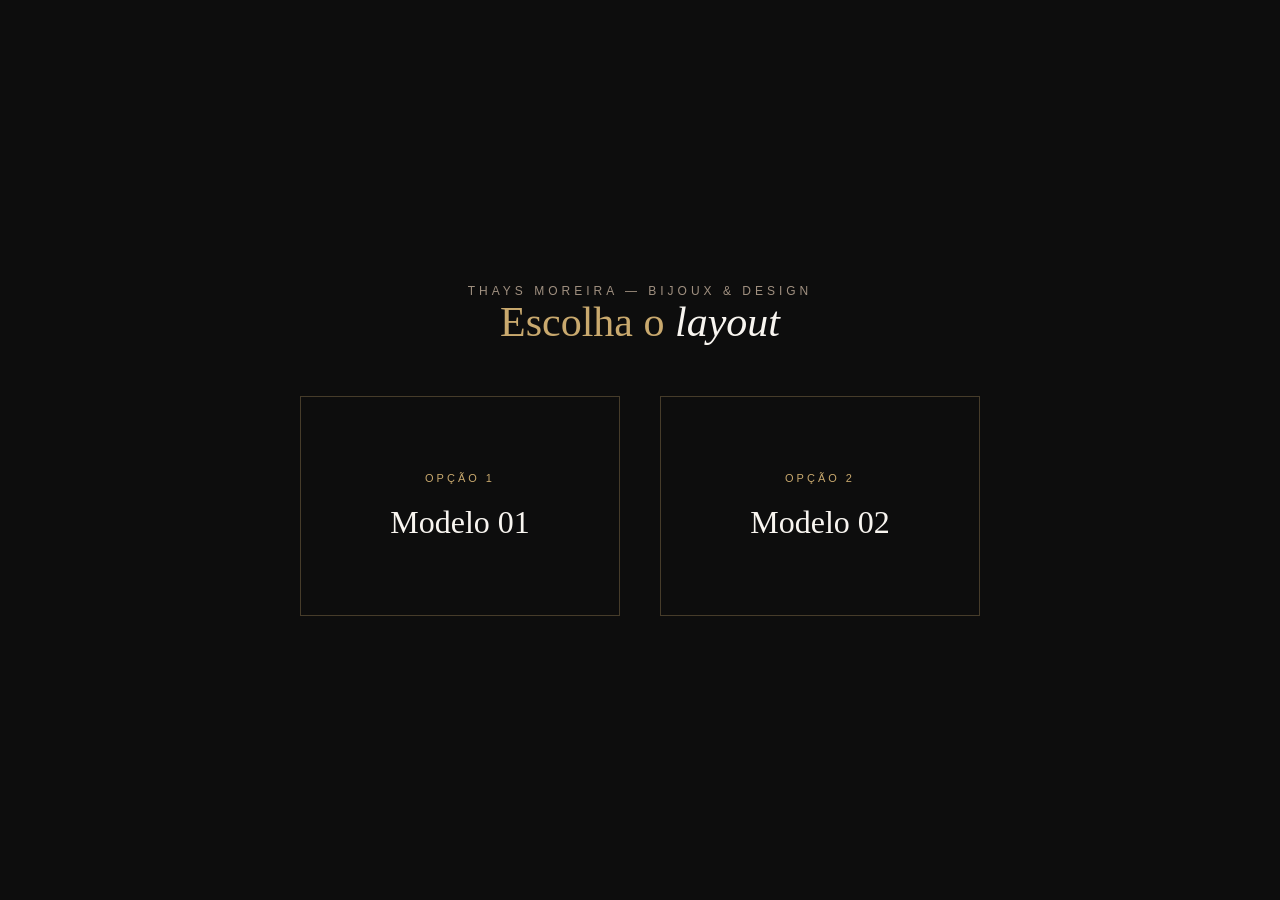
<file: index.html>
<!DOCTYPE html>
<html lang="pt-BR">
<head>
  <meta charset="UTF-8">
  <title>Thays Moreira — Escolha o Layout</title>
  <style>
    * { margin: 0; padding: 0; box-sizing: border-box; }
    body {
      font-family: 'Montserrat', sans-serif;
      background: #0d0d0d;
      color: #f8f5f0;
      min-height: 100vh;
      display: flex;
      flex-direction: column;
      align-items: center;
      justify-content: center;
      gap: 50px;
      padding: 40px;
    }
    h1 {
      font-family: 'Cormorant Garamond', serif;
      font-size: 42px;
      font-weight: 300;
      color: #c9a96e;
      text-align: center;
    }
    h1 em { font-style: italic; color: #f8f5f0; }
    .sub {
      font-size: 12px;
      letter-spacing: 4px;
      text-transform: uppercase;
      color: #a09080;
    }
    .botoes {
      display: flex;
      gap: 40px;
      flex-wrap: wrap;
      justify-content: center;
    }
    a {
      width: 320px;
      height: 220px;
      border: 1px solid rgba(201,169,110,.3);
      text-decoration: none;
      display: flex;
      flex-direction: column;
      align-items: center;
      justify-content: center;
      gap: 20px;
      transition: all .4s;
    }
    a:hover {
      border-color: #c9a96e;
      background: rgba(201,169,110,.05);
      transform: translateY(-5px);
    }
    .label {
      font-size: 11px;
      letter-spacing: 3px;
      text-transform: uppercase;
      color: #c9a96e;
    }
    .nome {
      font-family: 'Cormorant Garamond', serif;
      font-size: 32px;
      font-weight: 300;
      color: #f8f5f0;
    }
  </style>
</head>
<body>
  <div>
    <p class="sub">Thays Moreira — Bijoux & Design</p>
    <h1>Escolha o <em>layout</em></h1>
  </div>
  <div class="botoes">
    <a href="/modelo-a/">
      <span class="label">Opção 1</span>
      <span class="nome">Modelo 01</span>
    </a>
    <a href="/modelo-b/">
      <span class="label">Opção 2</span>
      <span class="nome">Modelo 02</span>
    </a>
  </div>
</body>
</html>
</file>
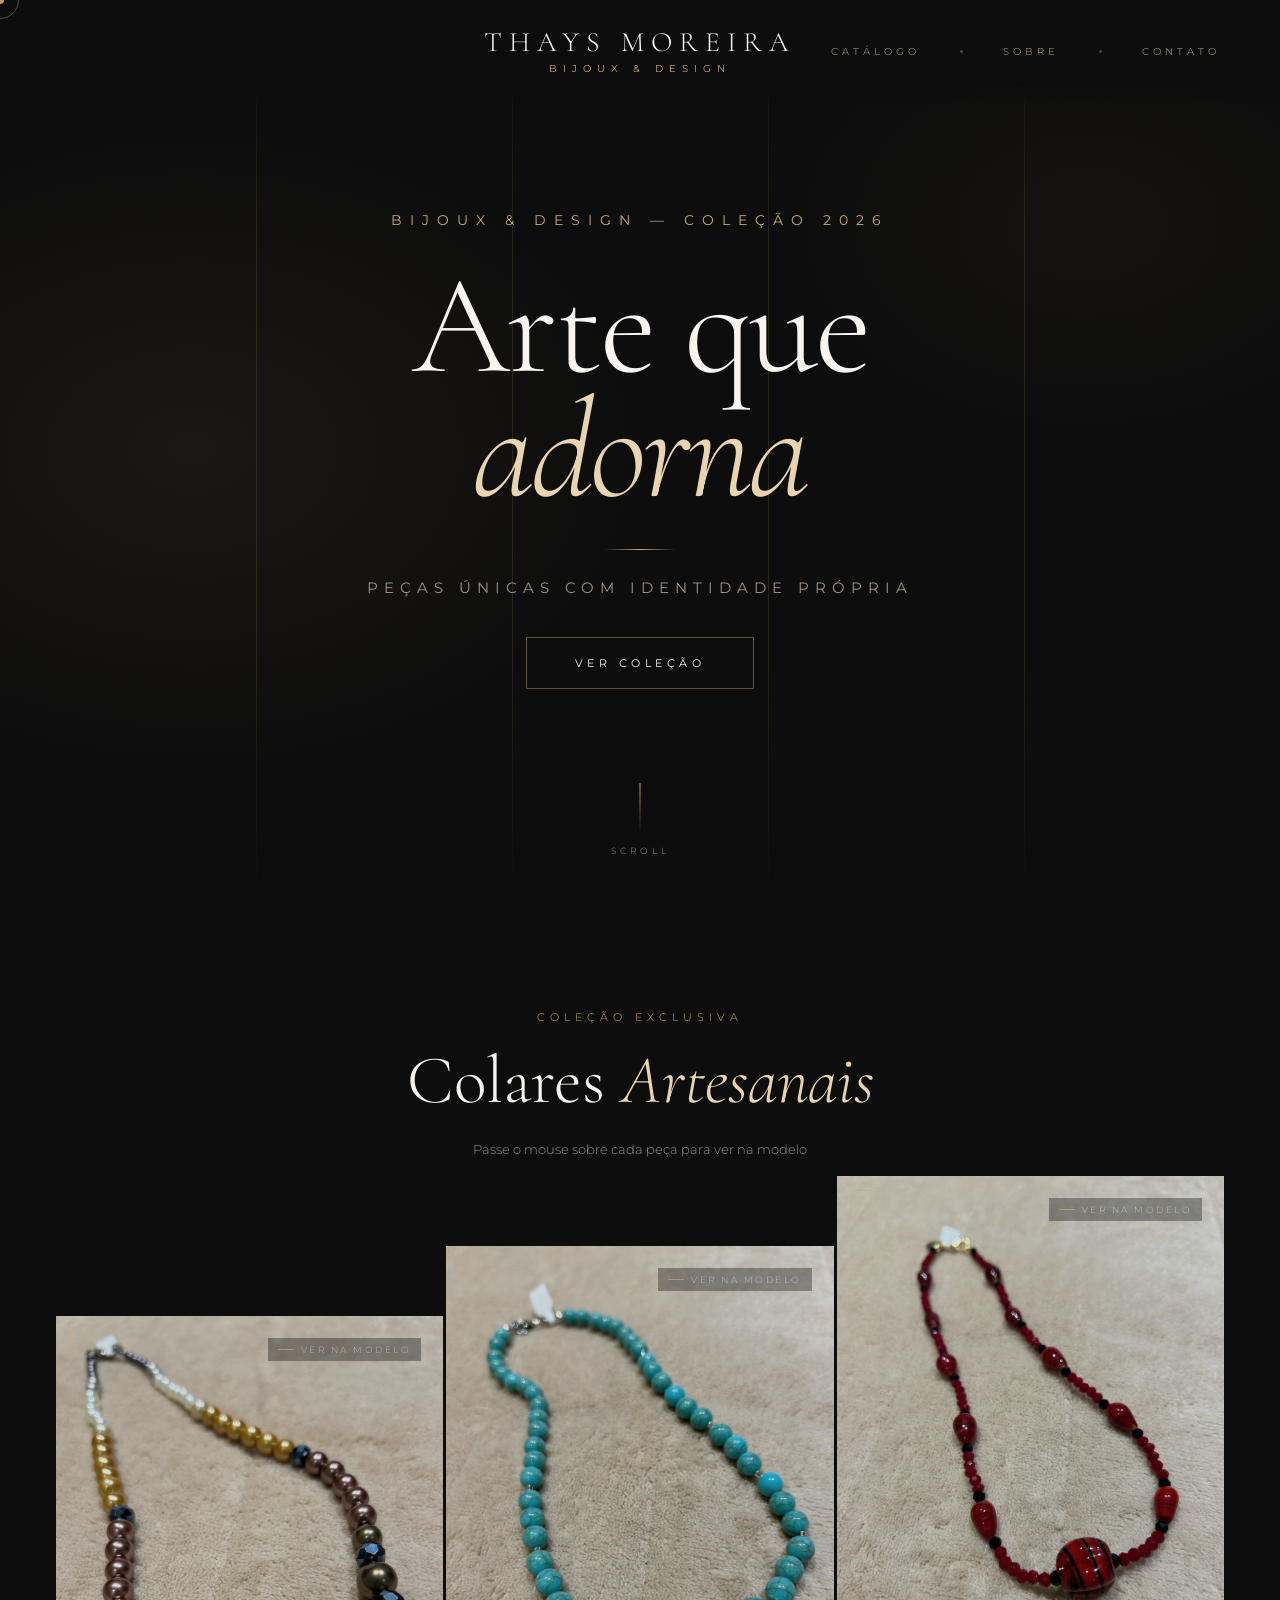
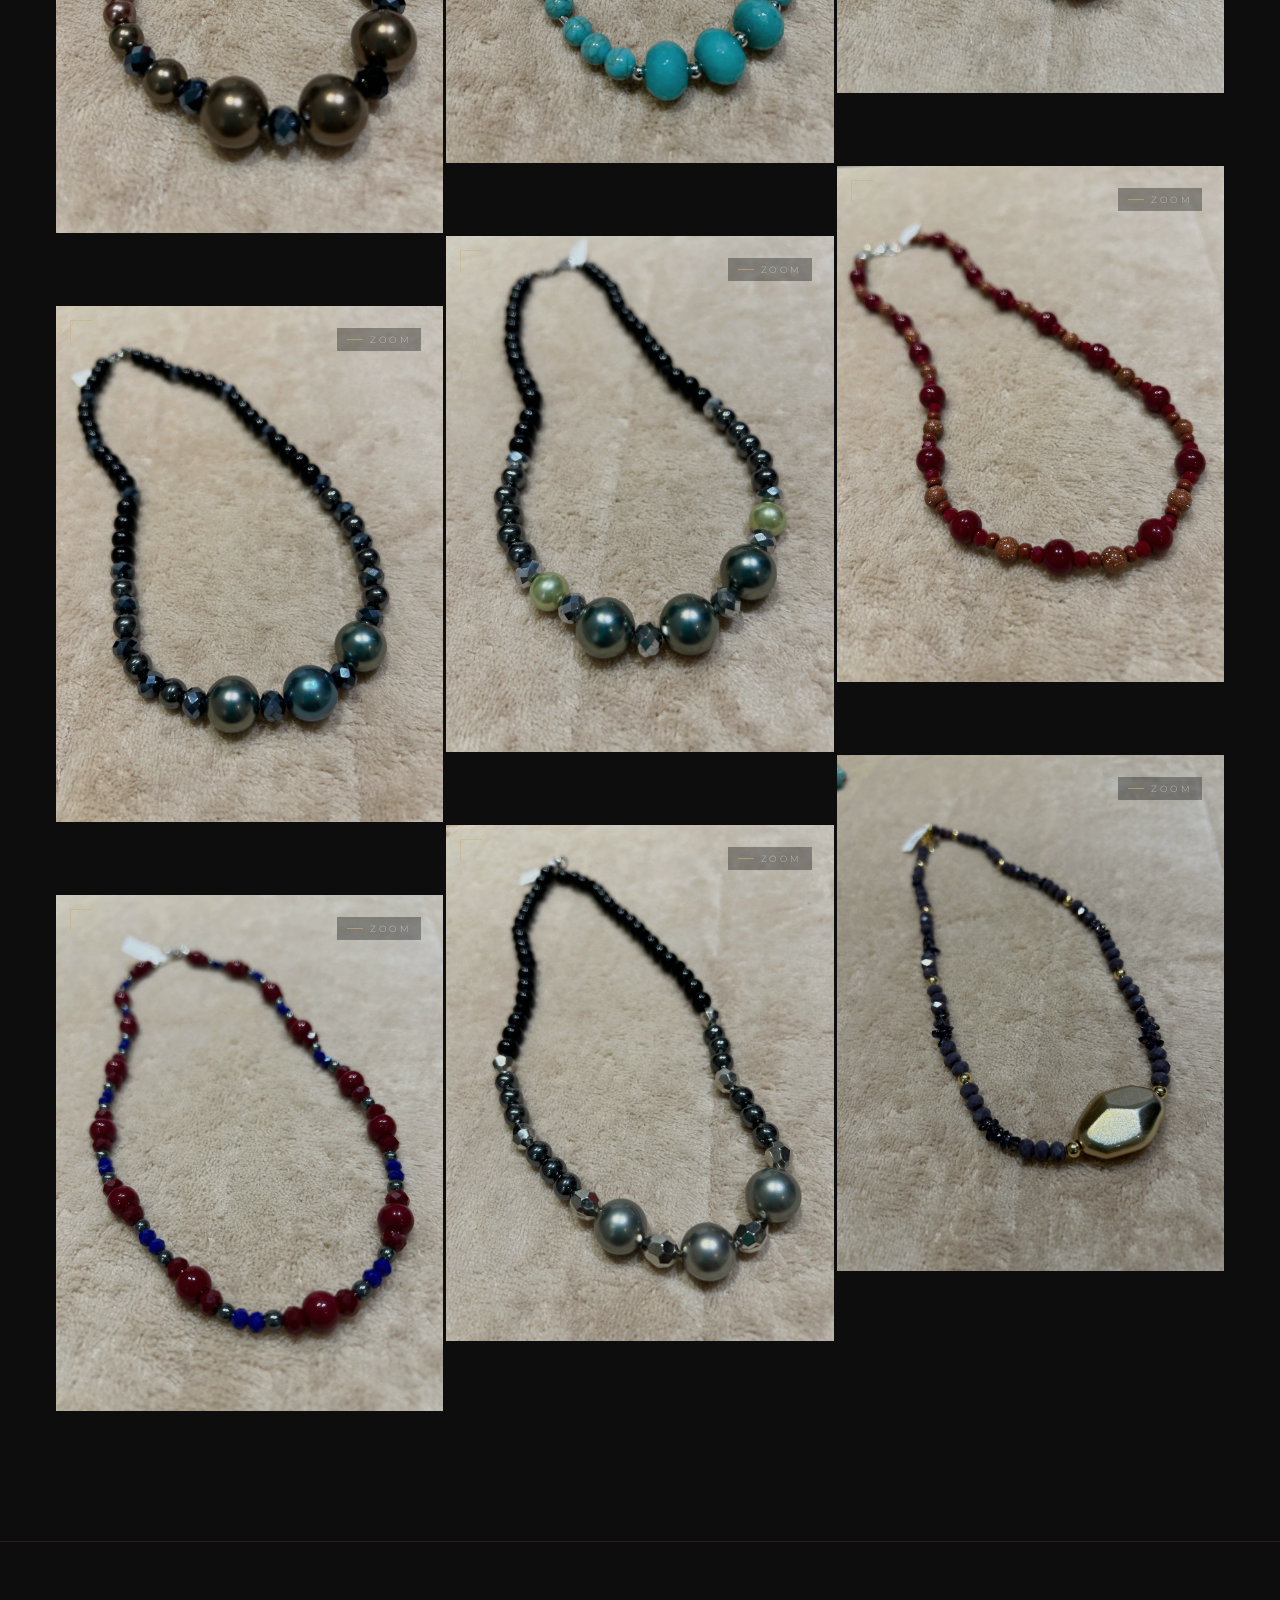
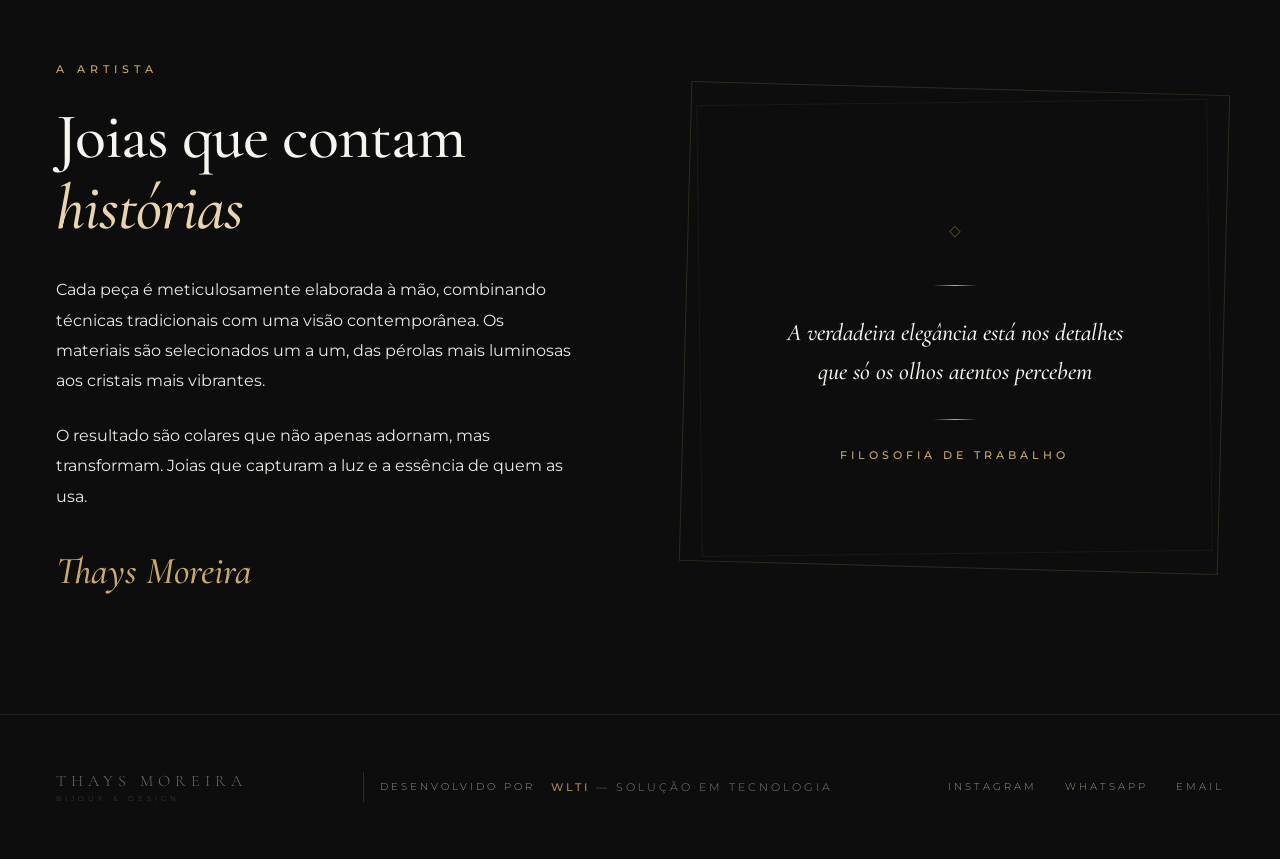
<file: modelo-a/index.html>
<!DOCTYPE html>
<html lang="pt-BR">
<head>
  <meta charset="UTF-8" />
  <meta name="viewport" content="width=device-width, initial-scale=1.0" />
  <title>Thays Moreira — Bijoux & Design</title>
  <link rel="preconnect" href="https://fonts.googleapis.com" />
  <link rel="preconnect" href="https://fonts.gstatic.com" crossorigin />
  <link href="https://fonts.googleapis.com/css2?family=Cormorant+Garamond:ital,wght@0,300;0,400;0,500;0,600;1,300;1,400&family=Montserrat:wght@200;300;400;500;600&display=swap" rel="stylesheet" />

  <style>
    *, *:before, *:after { box-sizing: border-box; margin: 0; padding: 0; }
    :root{
      --gold:#c9a96e;
      --gold-light:#e8d5b0;
      --dark:#0d0d0d;
      --charcoal:#181818;
      --off-white:#f8f5f0;
      --text-muted:#a09080;
    }
    html { scroll-behavior: smooth; }
    body{
      background: var(--dark);
      color: var(--off-white);
      font-family: Montserrat, sans-serif;
      font-weight: 300;
      overflow-x: hidden;
      cursor: none;
    }

    /* CURSOR */
    #cursor{
      position: fixed;
      width: 8px; height: 8px;
      background: var(--gold);
      border-radius: 50%;
      pointer-events: none;
      z-index: 9999;
      transform: translate(-50%, -50%);
      mix-blend-mode: difference;
    }
    #cursor-ring{
      position: fixed;
      width: 38px; height: 38px;
      border: 1px solid rgba(201,169,110,.55);
      border-radius: 50%;
      pointer-events: none;
      z-index: 9998;
      transform: translate(-50%, -50%);
      opacity: .7;
      transition: left .1s ease-out, top .1s ease-out;
    }

    /* HEADER - LOGO CENTRALIZADO */
    header{
      position: fixed;
      top: 0; left: 0; right: 0;
      z-index: 100;
      padding: 28px 60px;
      display: flex;
      align-items: center;
      justify-content: center;
      background: linear-gradient(to bottom, rgba(13,13,13,.97) 0%, rgba(13,13,13,.6) 75%, transparent 100%);
      backdrop-filter: blur(12px);
      -webkit-backdrop-filter: blur(12px);
    }
    .logo-text{
      display: flex;
      flex-direction: column;
      gap: 6px;
      text-decoration: none;
      align-items: center;
    }
    .logo-name{
      font-family: "Cormorant Garamond", serif;
      font-size: 28px;
      font-weight: 300;
      letter-spacing: 7px;
      text-transform: uppercase;
      color: var(--off-white);
      line-height: 1;
    }
    .logo-sub{
      font-size: 10px;
      letter-spacing: 6px;
      text-transform: uppercase;
      color: var(--gold);
      font-weight: 400;
      display: flex;
      align-items: center;
      gap: 10px;
    }
    .logo-sub:before, .logo-sub:after{
      content: "";
      flex: 1;
      height: 1px;
      background: linear-gradient(to right, transparent, rgba(201,169,110,.5));
    }
    .logo-sub:after{ background: linear-gradient(to left, transparent, rgba(201,169,110,.5)); }

    nav{
      position: absolute;
      right: 60px;
      display: flex;
      gap: 40px;
      align-items: center;
    }
    nav a{
      color: rgba(232,213,176,.6);
      text-decoration: none;
      font-size: 10px;
      letter-spacing: 4px;
      text-transform: uppercase;
      transition: color .3s, letter-spacing .3s;
      font-weight: 400;
    }
    nav a:hover{ color: var(--gold); letter-spacing: 5.5px; }
    .nav-dot{
      width: 3px; height: 3px;
      border-radius: 50%;
      background: rgba(201,169,110,.35);
    }

    /* HERO */
    .hero{
      min-height: 100vh;
      display: flex;
      align-items: center;
      justify-content: center;
      position: relative;
      overflow: hidden;
    }
    .hero-bg{
      position: absolute;
      inset: 0;
      background:
        radial-gradient(ellipse 55% 55% at 15% 50%, rgba(201,169,110,.07) 0%, transparent 65%),
        radial-gradient(ellipse 40% 40% at 85% 25%, rgba(201,169,110,.04) 0%, transparent 60%);
    }
    .hero-vlines span{
      position: absolute;
      top: 0; bottom: 0;
      width: 1px;
      background: linear-gradient(to bottom, transparent, rgba(201,169,110,.15) 30%, rgba(201,169,110,.15) 70%, transparent);
    }
    .hero-vlines span:nth-child(1){ left:20%; }
    .hero-vlines span:nth-child(2){ left:40%; }
    .hero-vlines span:nth-child(3){ left:60%; }
    .hero-vlines span:nth-child(4){ left:80%; }

    .hero-content{
      text-align: center;
      position: relative;
      z-index: 2;
    }
    .hero-eyebrow{
      font-size: 14px;
      letter-spacing: 8px;
      text-transform: uppercase;
      color: var(--gold);
      margin-bottom: 36px;
      opacity: 0;
      animation: fadeUp .9s .3s forwards;
      font-weight: 400;
    }
    .hero-title{
      font-family: "Cormorant Garamond", serif;
      font-size: clamp(72px, 11vw, 148px);
      font-weight: 300;
      line-height: .88;
      color: var(--off-white);
      letter-spacing: -3px;
      opacity: 0;
      animation: fadeUp 1s .5s forwards;
    }
    .hero-title em{ font-style: italic; color: var(--gold-light); }
    .hero-divider{
      width: 72px;
      height: 1px;
      background: linear-gradient(to right, transparent, var(--gold), transparent);
      margin: 36px auto 28px;
      opacity: 0;
      animation: fadeIn 1s .85s forwards;
    }
    .hero-sub{
      font-size: 15px;
      letter-spacing: 6px;
      text-transform: uppercase;
      color: var(--text-muted);
      opacity: 0;
      animation: fadeUp 1s .7s forwards;
      font-weight: 400;
    }
    .hero-cta{
      display: inline-block;
      font-size: 11px;
      letter-spacing: 4.5px;
      text-transform: uppercase;
      color: var(--off-white);
      text-decoration: none;
      border: 1px solid rgba(201,169,110,.45);
      padding: 18px 48px;
      margin-top: 40px;
      transition: all .45s;
      opacity: 0;
      animation: fadeUp .9s 1.1s forwards;
      font-weight: 400;
    }
    .hero-cta:hover{
      background: var(--gold);
      color: var(--dark);
      border-color: var(--gold);
      letter-spacing: 6px;
    }
    .scroll-hint{
      position: absolute;
      bottom: 44px;
      left: 50%;
      transform: translateX(-50%);
      display: flex;
      flex-direction: column;
      align-items: center;
      gap: 10px;
      opacity: 0;
      animation: fadeIn 1s 1.6s forwards;
    }
    .scroll-hint span{
      font-size: 9px;
      letter-spacing: 4px;
      text-transform: uppercase;
      color: var(--text-muted);
    }
    .scroll-line{
      width: 1px;
      height: 52px;
      background: linear-gradient(to bottom, var(--gold), transparent);
      animation: scrollPulse 2.2s ease-in-out infinite;
    }

    /* SECTION HEADER */
    .section-header{
      text-align: center;
      padding: 110px 60px 64px;
    }
    .section-eyebrow{
      font-size: 11px;
      letter-spacing: 5px;
      text-transform: uppercase;
      color: var(--gold);
      margin-bottom: 20px;
    }
    .section-title{
      font-family: "Cormorant Garamond", serif;
      font-size: clamp(42px, 5.5vw, 68px);
      font-weight: 300;
      color: var(--off-white);
      line-height: 1.08;
    }
    .section-title em{ font-style: italic; color: var(--gold-light); }
    .section-sub{
      font-size: 13px;
      color: var(--text-muted);
      margin-top: 20px;
      line-height: 1.9;
      max-width: 480px;
      margin-left: auto;
      margin-right: auto;
    }

    /* CATALOG */
    .catalog{
      padding: 20px 56px 130px;
      max-width: 1440px;
      margin: 0 auto;
    }
    .catalog-grid{
      display: grid;
      grid-template-columns: repeat(3, 1fr);
      gap: 3px;
    }

    /* PRODUCT CARD */
    .product-card{
      position: relative;
      overflow: hidden;
      aspect-ratio: 3/4;
      background: var(--charcoal);
      cursor: none;
    }
    .product-card:nth-child(3n+1){ margin-top: 70px; }
    .product-card:nth-child(3n+3){ margin-top: -70px; }

    .product-img{
      position: absolute;
      inset: 0;
      width: 100%;
      height: 100%;
      object-fit: cover;
      object-position: center;
      transition: transform .9s cubic-bezier(.25,.46,.45,.94), filter .7s ease, opacity .5s ease;
      filter: saturate(.85) brightness(.88);
      z-index: 1;
    }
    .product-card:hover .product-img{
      transform: scale(1.08);
      filter: saturate(1.15) brightness(1.0) contrast(1.05);
    }

    .hover-img{
      position: absolute;
      inset: 0;
      width: 100%;
      height: 100%;
      object-fit: cover;
      object-position: center;
      opacity: 0;
      transition: opacity .6s ease, transform .9s cubic-bezier(.25,.46,.45,.94);
      z-index: 2;
    }
    .product-card:hover .hover-img{
      opacity: 1;
      transform: scale(1.05);
    }

    .product-overlay{
      position: absolute;
      inset: 0;
      background: linear-gradient(to top, rgba(8,8,8,.92) 0%, rgba(8,8,8,.1) 45%, transparent 65%);
      z-index: 3;
      opacity: 0;
      transition: opacity .5s;
    }
    .product-card:hover .product-overlay{ opacity: 1; }

    .product-info{
      position: absolute;
      bottom: 0; left: 0; right: 0;
      padding: 36px 28px;
      z-index: 4;
      transform: translateY(18px);
      opacity: 0;
      transition: all .5s .08s;
    }
    .product-card:hover .product-info{
      transform: translateY(0);
      opacity: 1;
    }
    .product-name{
      font-family: "Cormorant Garamond", serif;
      font-size: 28px;
      font-weight: 400;
      color: var(--off-white);
      margin-bottom: 7px;
    }
    .product-material{
      font-size: 10px;
      letter-spacing: 3.5px;
      text-transform: uppercase;
      color: var(--gold);
    }

    .hover-hint{
      position: absolute;
      top: 22px;
      right: 22px;
      font-size: 9px;
      letter-spacing: 2.5px;
      text-transform: uppercase;
      color: rgba(255,255,255,.5);
      z-index: 5;
      transition: opacity .3s;
      display: flex;
      align-items: center;
      gap: 7px;
      background: rgba(13,13,13,.35);
      padding: 6px 10px;
    }
    .hover-hint:before{
      content: "";
      width: 16px;
      height: 1px;
      background: var(--gold);
      opacity: .7;
    }
    .product-card:hover .hover-hint{ opacity: 0; }

    .corner-tl{
      position: absolute;
      top: 14px; left: 14px;
      width: 22px; height: 22px;
      border-top: 1px solid var(--gold);
      border-left: 1px solid var(--gold);
      z-index: 5;
      opacity: .4;
      transition: opacity .35s, width .35s, height .35s;
    }
    .product-card:hover .corner-tl{
      opacity: 1;
      width: 44px;
      height: 44px;
    }

    /* ABOUT */
    .about-wrapper{
      border-top: 1px solid rgba(201,169,110,.12);
      padding: 120px 56px;
    }
    .about-inner{
      max-width: 1200px;
      margin: 0 auto;
      display: grid;
      grid-template-columns: 1fr 1fr;
      gap: 90px;
      align-items: center;
    }
    .about-eyebrow{
      font-size: 11px;
      letter-spacing: 5px;
      text-transform: uppercase;
      color: var(--gold);
      margin-bottom: 26px;
      font-weight: 500;
    }
    .about-title{
      font-family: "Cormorant Garamond", serif;
      font-size: clamp(48px, 5vw, 64px);
      font-weight: 500;
      color: var(--off-white);
      line-height: 1.1;
      margin-bottom: 32px;
      letter-spacing: -1px;
    }
    .about-title em{ font-style: italic; color: var(--gold-light); }
    .about-text{
      color: var(--off-white);
      font-size: 16px;
      line-height: 1.9;
      margin-bottom: 24px;
      font-weight: 400;
      opacity: .95;
      max-width: 520px;
    }
    .about-signature{
      font-family: "Cormorant Garamond", serif;
      font-size: 38px;
      font-style: italic;
      color: var(--gold);
      opacity: 1;
      margin-top: 36px;
      font-weight: 500;
    }

    .manifesto-panel{
      position: relative;
      height: 480px;
      display: flex;
      flex-direction: column;
      align-items: center;
      justify-content: center;
      gap: 28px;
      padding: 48px;
    }
    .manifesto-panel:before{
      content: "";
      position: absolute;
      inset: 0;
      border: 1px solid rgba(201,169,110,.18);
      transform: rotate(1.5deg);
    }
    .manifesto-panel:after{
      content: "";
      position: absolute;
      inset: 14px;
      border: 1px solid rgba(201,169,110,.08);
      transform: rotate(-.7deg);
    }
    .manifesto-gem{
      font-family: "Cormorant Garamond", serif;
      font-size: 52px;
      color: var(--gold);
      opacity: .4;
      font-style: italic;
      z-index: 1;
    }
    .manifesto-line{
      width: 44px;
      height: 1px;
      background: linear-gradient(to right, transparent, var(--gold), transparent);
      z-index: 1;
    }
    .manifesto-quote{
      font-family: "Cormorant Garamond", serif;
      font-size: 24px;
      font-style: italic;
      color: var(--off-white);
      text-align: center;
      line-height: 1.6;
      opacity: 1;
      z-index: 1;
      max-width: 340px;
      font-weight: 500;
    }
    .manifesto-attr{
      font-size: 11px;
      letter-spacing: 4px;
      text-transform: uppercase;
      color: var(--gold);
      z-index: 1;
      font-weight: 500;
    }

    /* FOOTER */
    footer{
      border-top: 1px solid rgba(201,169,110,.1);
      padding: 56px;
      display: flex;
      align-items: center;
      justify-content: space-between;
      flex-wrap: wrap;
      gap: 24px;
    }
    .footer-logo-text{
      display: flex;
      flex-direction: column;
      gap: 3px;
    }
    .footer-logo-name{
      font-family: "Cormorant Garamond", serif;
      font-size: 16px;
      font-weight: 300;
      letter-spacing: 5px;
      text-transform: uppercase;
      color: rgba(248,245,240,.4);
    }
    .footer-logo-sub{
      font-size: 7px;
      letter-spacing: 4px;
      text-transform: uppercase;
      color: rgba(201,169,110,.35);
    }
    .footer-text{
      font-size: 10px;
      letter-spacing: 3px;
      text-transform: uppercase;
      color: var(--text-muted);
    }
    .footer-social{ display: flex; gap: 28px; }
    .footer-social a{
      font-size: 10px;
      letter-spacing: 3px;
      text-transform: uppercase;
      color: var(--text-muted);
      text-decoration: none;
      transition: color .3s;
    }
    .footer-social a:hover{ color: var(--gold); }

    .footer-brand{
      display: flex;
      align-items: center;
      gap: 16px;
    }
    .footer-brand-separator{
      width: 1px;
      height: 30px;
      background: rgba(201,169,110,.2);
    }
    .wlti-text{
      font-family: Montserrat, sans-serif;
      font-size: 11px;
      letter-spacing: 3px;
      text-transform: uppercase;
      color: var(--gold);
      font-weight: 500;
      opacity: .8;
      transition: opacity .3s;
    }
    .wlti-text:hover{ opacity: 1; }
    .wlti-text span{ color: var(--off-white); font-weight: 300; opacity: .6; }

    @keyframes fadeUp { from { opacity:0; transform: translateY(32px); } to { opacity:1; transform: translateY(0); } }
    @keyframes fadeIn { from { opacity:0; } to { opacity:1; } }
    @keyframes scrollPulse { 0%,100%{ opacity:.25; } 50%{ opacity:1; } }

    @media (max-width: 900px){
      header { padding: 20px 24px; }
      .logo-name { font-size: 22px; letter-spacing: 5px; }
      nav { right: 24px; gap: 20px; }
      nav a{ font-size: 9px; letter-spacing: 3px; }
      .hero-eyebrow{ font-size: 12px; letter-spacing: 6px; }
      .hero-sub{ font-size: 13px; letter-spacing: 4px; }
      .hero-title{ font-size: clamp(52px, 14vw, 80px); }
      .catalog{ padding: 16px 16px 80px; }
      .catalog-grid{ grid-template-columns: 1fr 1fr; }
      .product-card:nth-child(3n+1), .product-card:nth-child(3n+3){ margin-top: 0; }
      .about-wrapper{ padding: 72px 24px; }
      .about-inner{ grid-template-columns: 1fr; gap: 48px; }
      .about-title{ font-size: clamp(36px, 8vw, 48px); }
      .about-text{ font-size: 15px; }
      .manifesto-panel{ height: auto; min-height: 280px; }
      footer{ padding: 40px 24px; flex-direction: column; text-align: center; }
      .footer-brand{ flex-direction: column; gap: 12px; }
      .footer-brand-separator{ display: none; }
    }
  </style>
</head>

<body>
  <div id="cursor"></div>
  <div id="cursor-ring"></div>

  <header>
    <a href="#" class="logo-text">
      <span class="logo-name">Thays Moreira</span>
      <span class="logo-sub">Bijoux &amp; Design</span>
    </a>

    <nav>
      <a href="#catalogo">Catálogo</a>
      <span class="nav-dot"></span>
      <a href="#sobre">Sobre</a>
      <span class="nav-dot"></span>
      <a href="https://wa.me/5511981111852" target="_blank" rel="noopener">Contato</a>
    </nav>
  </header>

  <section class="hero">
    <div class="hero-bg"></div>
    <div class="hero-vlines"><span></span><span></span><span></span><span></span></div>

    <div class="hero-content">
      <p class="hero-eyebrow">Bijoux &amp; Design — Coleção 2026</p>
      <h1 class="hero-title">Arte que<br /><em>adorna</em></h1>
      <div class="hero-divider"></div>
      <p class="hero-sub">Peças únicas com identidade própria</p>
      <a href="#catalogo" class="hero-cta">Ver Coleção</a>
    </div>

    <div class="scroll-hint">
      <div class="scroll-line"></div>
      <span>Scroll</span>
    </div>
  </section>

  <section id="catalogo">
    <div class="section-header">
      <p class="section-eyebrow">Coleção Exclusiva</p>
      <h2 class="section-title">Colares <em>Artesanais</em></h2>
      <p class="section-sub">Passe o mouse sobre cada peça para ver na modelo</p>
    </div>

    <div class="catalog">
      <div class="catalog-grid">

        <!-- CARD 1 -->
        <div class="product-card">
          <img class="product-img" src="assets/colar-2.jpeg" alt="Colar Aurora" />
          <img class="hover-img" src="assets/modelo-1.jpg" alt="Modelo usando Colar Aurora" />
          <div class="corner-tl"></div>
          <div class="hover-hint">Ver na modelo</div>
          <div class="product-overlay"></div>
          <div class="product-info">
            <h3 class="product-name">Aurora</h3>
            <p class="product-material">Pérolas barrocas &amp; cristais</p>
          </div>
        </div>

        <!-- CARD 2 -->
        <div class="product-card">
          <img class="product-img" src="assets/colar-6.jpeg" alt="Colar Turquesa" />
          <img class="hover-img" src="assets/modelo-2.jpg" alt="Modelo usando Colar Turquesa" />
          <div class="corner-tl"></div>
          <div class="hover-hint">Ver na modelo</div>
          <div class="product-overlay"></div>
          <div class="product-info">
            <h3 class="product-name">Esmeralda do Mar</h3>
            <p class="product-material">Turquesa natural &amp; prata</p>
          </div>
        </div>

        <!-- CARD 3 -->
        <div class="product-card">
          <img class="product-img" src="assets/colar-9.jpeg" alt="Colar Rubi" />
          <img class="hover-img" src="assets/modelo-3.jpg" alt="Modelo usando Colar Rubi" />
          <div class="corner-tl"></div>
          <div class="hover-hint">Ver na modelo</div>
          <div class="product-overlay"></div>
          <div class="product-info">
            <h3 class="product-name">Paixão</h3>
            <p class="product-material">Coral vermelho &amp; ônix</p>
          </div>
        </div>

        <!-- CARD 4 -->
        <div class="product-card">
          <img class="product-img" src="assets/colar-1.jpeg" alt="Colar Esmeralda Negra" />
          <div class="corner-tl"></div>
          <div class="hover-hint">Zoom</div>
          <div class="product-overlay"></div>
          <div class="product-info">
            <h3 class="product-name">Esmeralda Negra</h3>
            <p class="product-material">Pérolas Tahitian &amp; cristais</p>
          </div>
        </div>

        <!-- CARD 5 -->
        <div class="product-card">
          <img class="product-img" src="assets/colar-3.jpeg" alt="Colar Verde Profundo" />
          <div class="corner-tl"></div>
          <div class="hover-hint">Zoom</div>
          <div class="product-overlay"></div>
          <div class="product-info">
            <h3 class="product-name">Verde Profundo</h3>
            <p class="product-material">Pérolas verdes &amp; hematita</p>
          </div>
        </div>

        <!-- CARD 6 -->
        <div class="product-card">
          <img class="product-img" src="assets/colar-4.jpeg" alt="Colar Rubi Dourado" />
          <div class="corner-tl"></div>
          <div class="hover-hint">Zoom</div>
          <div class="product-overlay"></div>
          <div class="product-info">
            <h3 class="product-name">Rubi Dourado</h3>
            <p class="product-material">Coral vermelho &amp; pedra do sol</p>
          </div>
        </div>

        <!-- CARD 7 -->
        <div class="product-card">
          <img class="product-img" src="assets/colar-5.jpeg" alt="Colar Royal" />
          <div class="corner-tl"></div>
          <div class="hover-hint">Zoom</div>
          <div class="product-overlay"></div>
          <div class="product-info">
            <h3 class="product-name">Royal</h3>
            <p class="product-material">Coral &amp; lápis-lazúli</p>
          </div>
        </div>

        <!-- CARD 8 -->
        <div class="product-card">
          <img class="product-img" src="assets/colar-7.jpeg" alt="Colar Prata Lunar" />
          <div class="corner-tl"></div>
          <div class="hover-hint">Zoom</div>
          <div class="product-overlay"></div>
          <div class="product-info">
            <h3 class="product-name">Prata Lunar</h3>
            <p class="product-material">Pérolas cinzas &amp; cristais</p>
          </div>
        </div>

        <!-- CARD 9 -->
        <div class="product-card">
          <img class="product-img" src="assets/colar-8.jpeg" alt="Colar Noite Estrelada" />
          <div class="corner-tl"></div>
          <div class="hover-hint">Zoom</div>
          <div class="product-overlay"></div>
          <div class="product-info">
            <h3 class="product-name">Noite Estrelada</h3>
            <p class="product-material">Lápis-lazúli &amp; pirita</p>
          </div>
        </div>

      </div>
    </div>
  </section>

  <section id="sobre" class="about-wrapper">
    <div class="about-inner">
      <div class="about-text-content">
        <p class="about-eyebrow">A Artista</p>
        <h2 class="about-title">Joias que contam<br /><em>histórias</em></h2>
        <p class="about-text">
          Cada peça é meticulosamente elaborada à mão, combinando técnicas tradicionais com uma visão contemporânea.
          Os materiais são selecionados um a um, das pérolas mais luminosas aos cristais mais vibrantes.
        </p>
        <p class="about-text">
          O resultado são colares que não apenas adornam, mas transformam. Joias que capturam a luz e a essência de quem as usa.
        </p>
        <p class="about-signature">Thays Moreira</p>
      </div>

      <div class="manifesto-panel">
        <div class="manifesto-gem">◇</div>
        <div class="manifesto-line"></div>
        <p class="manifesto-quote">A verdadeira elegância está nos detalhes que só os olhos atentos percebem</p>
        <div class="manifesto-line"></div>
        <p class="manifesto-attr">Filosofia de trabalho</p>
      </div>
    </div>
  </section>

  <footer id="contato">
    <div class="footer-logo-text">
      <span class="footer-logo-name">Thays Moreira</span>
      <span class="footer-logo-sub">Bijoux &amp; Design</span>
    </div>

    <div class="footer-brand">
      <div class="footer-brand-separator"></div>
      <span class="footer-text">Desenvolvido por</span>
      <span class="wlti-text">WLTi <span>— Solução em Tecnologia</span></span>
    </div>

    <div class="footer-social">
      <a href="#" aria-label="Instagram">Instagram</a>
      <a href="https://wa.me/5511981111852" target="_blank" rel="noopener">WhatsApp</a>
      <a href="#" aria-label="Email">Email</a>
    </div>
  </footer>

  <script>
    const cursor = document.getElementById("cursor");
    const cursorRing = document.getElementById("cursor-ring");

    document.addEventListener("mousemove", (e) => {
      cursor.style.left = e.clientX + "px";
      cursor.style.top  = e.clientY + "px";
      cursorRing.style.left = e.clientX + "px";
      cursorRing.style.top  = e.clientY + "px";
    });

    const clickables = document.querySelectorAll("a, .product-card, .hero-cta");
    clickables.forEach((el) => {
      el.addEventListener("mouseenter", () => {
        cursorRing.style.transform = "translate(-50%, -50%) scale(1.5)";
        cursorRing.style.opacity = "0.4";
      });
      el.addEventListener("mouseleave", () => {
        cursorRing.style.transform = "translate(-50%, -50%) scale(1)";
        cursorRing.style.opacity = "0.7";
      });
    });
  </script>
</body>
</html>
</file>
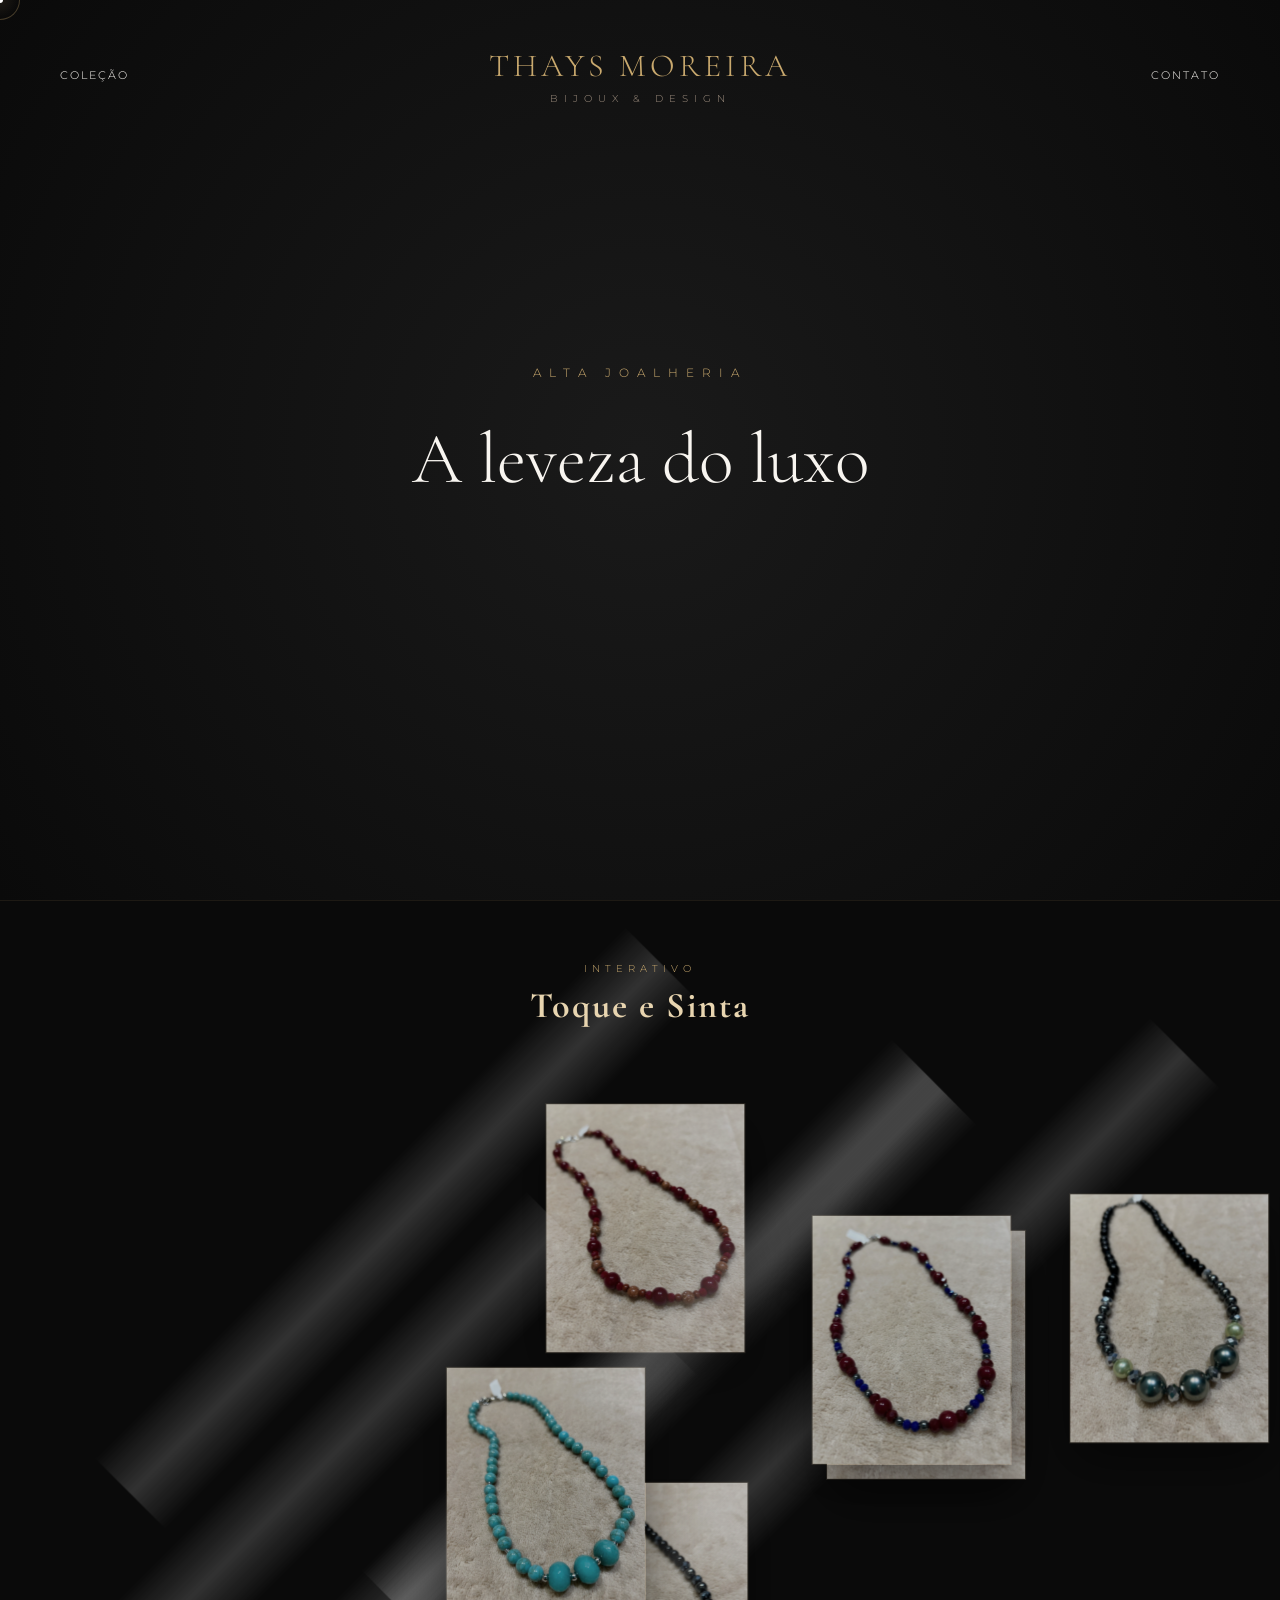
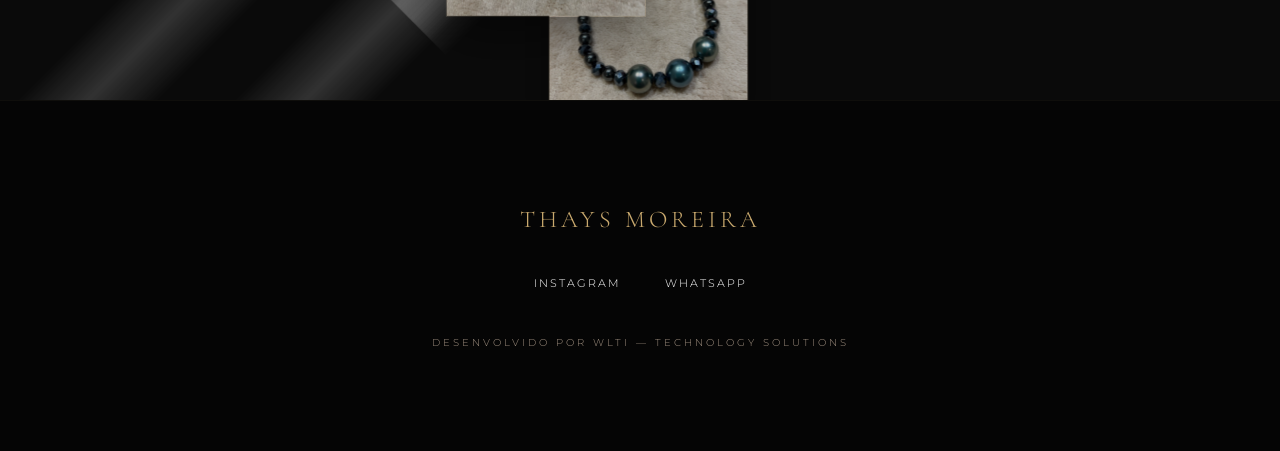
<file: antigravity_2.html>
<!DOCTYPE html>
<html lang="pt-BR">
<head>
  <meta charset="UTF-8" />
  <meta name="viewport" content="width=device-width, initial-scale=1.0" />
  <title>Thays Moreira — Bijoux & Design</title>
  <link rel="preconnect" href="https://fonts.googleapis.com" />
  <link rel="preconnect" href="https://fonts.gstatic.com" crossorigin />
  <link href="https://fonts.googleapis.com/css2?family=Cormorant+Garamond:ital,wght@0,300;0,400;0,500;0,600;1,300;1,400&family=Montserrat:wght@200;300;400;500;600&display=swap" rel="stylesheet" />

  <style>
    *, *:before, *:after { box-sizing: border-box; margin: 0; padding: 0; }
    :root{
      --gold:#c9a96e;
      --gold-light:#e8d5b0;
      --dark:#0a0a0a;
      --charcoal:#121212;
      --off-white:#f8f5f0;
      --text-muted:#a09080;
    }
    html { scroll-behavior: smooth; }
    body{
      background: var(--dark);
      color: var(--off-white);
      font-family: "Montserrat", sans-serif;
      font-weight: 300;
      overflow-x: hidden;
      line-height: 1.6;
    }

    /* Cursor Custom Premium */
    #cursor {
      position: fixed;
      width: 6px;
      height: 6px;
      background: #fff;
      border-radius: 50%;
      pointer-events: none;
      z-index: 9999;
      transform: translate(-50%, -50%);
    }
    #cursor-ring {
      position: fixed;
      width: 40px;
      height: 40px;
      border: 1px solid rgba(201, 169, 110, 0.3);
      border-radius: 50%;
      pointer-events: none;
      z-index: 9998;
      transform: translate(-50%, -50%);
      transition: all 0.15s ease-out;
      background: radial-gradient(circle, rgba(201, 169, 110, 0.1) 0%, transparent 70%);
    }

    /* Header */
    header {
      padding: 40px 60px;
      display: flex;
      justify-content: space-between;
      align-items: center;
      position: absolute;
      width: 100%;
      z-index: 100;
    }
    .logo-container { text-align: center; flex: 1; }
    .logo-name {
      display: block;
      font-family: 'Cormorant Garamond', serif;
      font-size: 32px;
      letter-spacing: 4px;
      text-transform: uppercase;
      color: var(--gold);
    }
    .logo-sub {
      display: block;
      font-size: 10px;
      letter-spacing: 6px;
      text-transform: uppercase;
      color: var(--text-muted);
    }
    nav ul { display: flex; list-style: none; gap: 30px; }
    nav a {
      text-decoration: none;
      color: var(--off-white);
      font-size: 11px;
      letter-spacing: 2px;
      text-transform: uppercase;
      transition: color 0.3s;
    }
    nav a:hover { color: var(--gold); }

    /* Hero */
    .hero {
      height: 100vh;
      display: flex;
      align-items: center;
      justify-content: center;
      background: radial-gradient(circle at center, #1a1a1a 0%, #0a0a0a 100%);
    }
    .hero-content { text-align: center; z-index: 2; }
    .hero-title {
      font-family: 'Cormorant Garamond', serif;
      font-size: clamp(40px, 8vw, 72px);
      font-weight: 300;
      margin-bottom: 20px;
    }

    /* Galeria Interativa Flutuante */
    #floating-experience {
      position: relative;
      width: 100%;
      height: 800px;
      background: var(--dark);
      overflow: hidden;
      cursor: none;
      border-top: 1px solid rgba(201, 169, 110, 0.1);
    }

    .experience-header {
      position: absolute;
      top: 60px;
      width: 100%;
      text-align: center;
      z-index: 5;
      pointer-events: none;
    }

    .experience-header h2 {
      font-family: 'Cormorant Garamond', serif;
      font-size: 36px;
      letter-spacing: 2px;
      color: var(--gold-light);
    }

    .floating-item {
      position: absolute;
      width: 200px;
      height: 250px;
      will-change: transform;
      transition: filter 0.5s ease;
      filter: grayscale(0.3) brightness(0.8);
    }

    .floating-item:hover {
      filter: grayscale(0) brightness(1.1);
      z-index: 10;
    }

    .floating-item img {
      width: 100%;
      height: 100%;
      object-fit: cover;
      border: 1px solid rgba(201, 169, 110, 0.2);
      box-shadow: 0 20px 50px rgba(0,0,0,0.5);
    }

    /* Brilho que passa pela imagem */
    .floating-item::after {
      content: '';
      position: absolute;
      top: -100%; left: -100%;
      width: 50%; height: 300%;
      background: linear-gradient(to right, transparent, rgba(255,255,255,0.2), transparent);
      transform: rotate(45deg);
      transition: all 0.7s;
      pointer-events: none;
    }

    .floating-item:hover::after {
      left: 150%;
    }

    footer {
      background: #050505;
      padding: 100px 60px;
      text-align: center;
      border-top: 1px solid rgba(201, 169, 110, 0.05);
    }
    
    .wlti-tag {
      font-size: 10px;
      color: var(--text-muted);
      letter-spacing: 3px;
      margin-top: 40px;
      display: block;
    }

  </style>
</head>
<body>

  <div id="cursor"></div>
  <div id="cursor-ring"></div>

  <header>
    <nav>
      <ul><li><a href="#experiencia">Coleção</a></li></ul>
    </nav>
    <div class="logo-container">
      <span class="logo-name">Thays Moreira</span>
      <span class="logo-sub">Bijoux & Design</span>
    </div>
    <nav>
      <ul><li><a href="#contato">Contato</a></li></ul>
    </nav>
  </header>

  <section class="hero">
    <div class="hero-content">
      <p style="letter-spacing: 8px; color: var(--gold); text-transform: uppercase; font-size: 12px; margin-bottom: 20px;">Alta Joalheria</p>
      <h1 class="hero-title">A leveza do luxo</h1>
    </div>
  </section>

  <section id="floating-experience">
    <div class="experience-header">
      <p style="font-size: 10px; letter-spacing: 5px; color: var(--gold); text-transform: uppercase;">Interativo</p>
      <h2>Toque e Sinta</h2>
    </div>
    
    <div class="floating-item" data-speed="0.02"><img src="assets/colar-1.jpeg" alt="Joia"></div>
    <div class="floating-item" data-speed="0.03"><img src="assets/colar-2.jpeg" alt="Joia"></div>
    <div class="floating-item" data-speed="0.015"><img src="assets/colar-3.jpeg" alt="Joia"></div>
    <div class="floating-item" data-speed="0.025"><img src="assets/colar-4.jpeg" alt="Joia"></div>
    <div class="floating-item" data-speed="0.02"><img src="assets/colar-5.jpeg" alt="Joia"></div>
    <div class="floating-item" data-speed="0.035"><img src="assets/colar-6.jpeg" alt="Joia"></div>
  </section>

  <footer id="contato">
    <span class="logo-name" style="font-size: 24px;">Thays Moreira</span>
    <div style="margin: 30px 0;">
        <a href="#" style="color: white; text-decoration: none; margin: 0 20px; font-size: 11px; letter-spacing: 2px;">INSTAGRAM</a>
        <a href="#" style="color: white; text-decoration: none; margin: 0 20px; font-size: 11px; letter-spacing: 2px;">WHATSAPP</a>
    </div>
    <span class="wlti-tag">DESENVOLVIDO POR WLTI — TECHNOLOGY SOLUTIONS</span>
  </footer>

  <script>
    // 1. Cursor Follower
    const cursor = document.getElementById("cursor");
    const cursorRing = document.getElementById("cursor-ring");
    let mouseX = 0, mouseY = 0;
    let ringX = 0, ringY = 0;

    document.addEventListener("mousemove", (e) => {
      mouseX = e.clientX;
      mouseY = e.clientY;
      cursor.style.left = mouseX + "px";
      cursor.style.top = mouseY + "px";
    });

    // Suavidade no anel do cursor
    function animateCursor() {
      ringX += (mouseX - ringX) * 0.15;
      ringY += (mouseY - ringY) * 0.15;
      cursorRing.style.left = ringX + "px";
      cursorRing.style.top = ringY + "px";
      requestAnimationFrame(animateCursor);
    }
    animateCursor();

    // 2. Lógica de Flutuação e Magnética
    const items = document.querySelectorAll('.floating-item');
    const container = document.getElementById('floating-experience');
    
    // Posições iniciais aleatórias
    const itemData = Array.from(items).map(item => ({
      el: item,
      x: Math.random() * (window.innerWidth - 200),
      y: Math.random() * (600) + 100,
      vx: (Math.random() - 0.5) * 0.5,
      vy: (Math.random() - 0.5) * 0.5,
      angle: Math.random() * Math.PI * 2
    }));

    function updateFloating() {
      const rect = container.getBoundingClientRect();
      
      itemData.forEach(data => {
        // Flutuação natural (senoidal)
        data.angle += 0.01;
        let driftX = Math.sin(data.angle) * 0.2;
        let driftY = Math.cos(data.angle) * 0.2;

        // Interação com o mouse (Repulsão suave)
        const dx = (mouseX - (data.x + 100));
        const dy = (mouseY - (data.y + 125 - window.innerHeight)); // Ajuste de scroll
        const dist = Math.sqrt(dx*dx + dy*dy);
        
        if (dist < 300) {
          const force = (300 - dist) / 300;
          data.vx -= dx * force * 0.02;
          data.vy -= dy * force * 0.02;
        }

        // Aplicar velocidades e atrito
        data.x += data.vx + driftX;
        data.y += data.vy + driftY;
        data.vx *= 0.95;
        data.vy *= 0.95;

        // Bordas (rebate suave)
        if (data.x < 0) data.vx += 0.5;
        if (data.x > window.innerWidth - 200) data.vx -= 0.5;
        if (data.y < 0) data.vy += 0.5;
        if (data.y > 700) data.vy -= 0.5;

        data.el.style.transform = `translate3d(${data.x}px, ${data.y}px, 0) rotate(${data.vx * 2}deg)`;
      });

      requestAnimationFrame(updateFloating);
    }

    updateFloating();
  </script>
</body>
</html>
</file>
